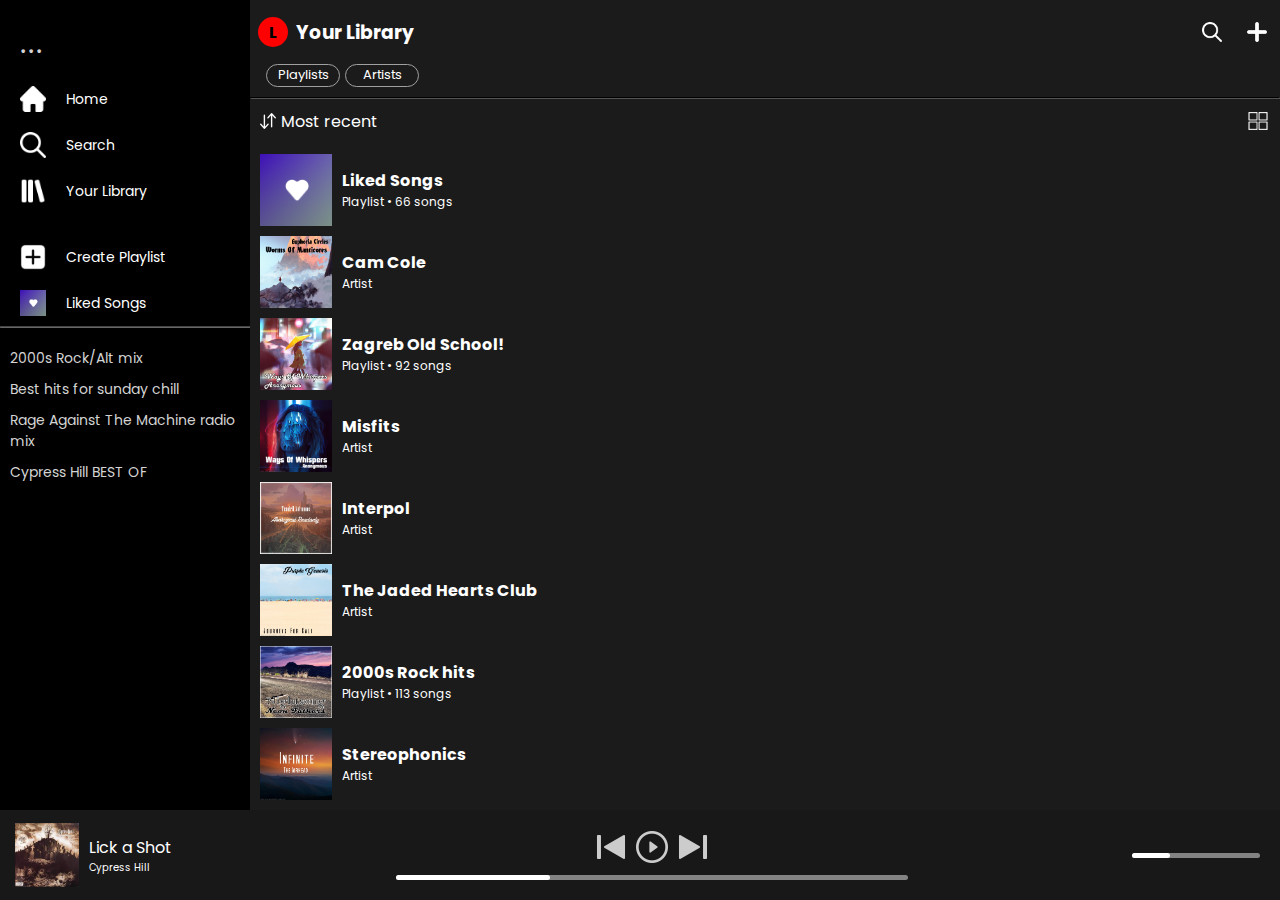
<file: library.html>
<!DOCTYPE html>
<html lang="en">
  <head>
    <meta charset="UTF-8" />
    <meta http-equiv="X-UA-Compatible" content="IE=edge" />
    <meta name="viewport" content="width=device-width, initial-scale=1.0" />
    <link rel="shortcut icon" href="img/icons/spotify.png" />
    <title>Spotify - Library</title>
    <link rel="stylesheet" href="style.css" />

    <link rel="preconnect" href="https://fonts.googleapis.com" />
    <link rel="preconnect" href="https://fonts.gstatic.com" crossorigin />
    <link
      href="https://fonts.googleapis.com/css2?family=Poppins:ital,wght@0,200;0,300;0,400;0,600;1,200;1,300&display=swap"
      rel="stylesheet"
    />
  </head>
  <body>
    <div class="libraryHeader">
      <div class="searchYourLibrary">
        <div id="yourLibraryHeadings">
          <span> <p>L</p></span>
          <div id="yourLibraryHeading"><h3>Your Library</h3></div>
        </div>
        <div id="yourLibraryIcons">
          <img src="/img/icons/search.png" alt="" />
          <img src="/img/icons/add.png" alt="" />
        </div>
      </div>
      <div class="searchCategories">
        <span><p>Playlists</p></span>
        <span><p>Artists</p></span>
      </div>

      <hr id="searchHr" />

      <div class="searchSortContainer">
        <div>
          <img src="img/icons/sort.png" alt="" />
          <p>Most recent</p>
        </div>
        <div>
          <img src="img/icons/grid.png" alt="" />
        </div>
      </div>
    </div>
    <main>
      <div
        class="searchContainer"
        style="padding: 10px 0 0 0; margin-bottom: 100px"
      >
        <div class="searchContainerItems">
          <div class="searchThumb">
            <img src="img/icons/liked_songs.png" alt="" />
          </div>

          <div class="searchDesc">
            <div class="searchDescTop"><h4>Liked Songs</h4></div>

            <div class="searchDescBot"><p>Playlist &bull; 66 songs</p></div>
          </div>
        </div>
        <div class="searchContainerItems">
          <div class="searchThumb">
            <img src="img/cover1.png" alt="" />
          </div>

          <div class="searchDesc">
            <div class="searchDescTop"><h4>Cam Cole</h4></div>

            <div class="searchDescBot"><p>Artist</p></div>
          </div>
        </div>
        <div class="searchContainerItems">
          <div class="searchThumb">
            <img src="img/cover2.png" alt="" />
          </div>

          <div class="searchDesc">
            <div class="searchDescTop"><h4>Zagreb Old School!</h4></div>

            <div class="searchDescBot"><p>Playlist &bull; 92 songs</p></div>
          </div>
        </div>
        <div class="searchContainerItems">
          <div class="searchThumb">
            <img src="img/cover3.png" alt="" />
          </div>

          <div class="searchDesc">
            <div class="searchDescTop"><h4>Misfits</h4></div>

            <div class="searchDescBot"><p>Artist</p></div>
          </div>
        </div>
        <div class="searchContainerItems">
          <div class="searchThumb">
            <img src="img/cover4.png" alt="" />
          </div>

          <div class="searchDesc">
            <div class="searchDescTop"><h4>Interpol</h4></div>

            <div class="searchDescBot"><p>Artist</p></div>
          </div>
        </div>
        <div class="searchContainerItems">
          <div class="searchThumb">
            <img src="img/cover5.png" alt="" />
          </div>

          <div class="searchDesc">
            <div class="searchDescTop"><h4>The Jaded Hearts Club</h4></div>

            <div class="searchDescBot"><p>Artist</p></div>
          </div>
        </div>
        <div class="searchContainerItems">
          <div class="searchThumb">
            <img src="img/cover6.png" alt="" />
          </div>

          <div class="searchDesc">
            <div class="searchDescTop"><h4>2000s Rock hits</h4></div>

            <div class="searchDescBot"><p>Playlist &bull; 113 songs</p></div>
          </div>
        </div>
        <div class="searchContainerItems">
          <div class="searchThumb">
            <img src="img/cover7.png" alt="" />
          </div>

          <div class="searchDesc">
            <div class="searchDescTop"><h4>Stereophonics</h4></div>

            <div class="searchDescBot"><p>Artist</p></div>
          </div>
        </div>
      </div>
    </main>

    <div class="bottomNav">
      <div class="threeDots hideOnMobile">...</div>
      <a href="index.html">
        <div id="bottomNavHome">
          <img src="img/icons/home.png" alt="Home" />
          Home
        </div></a
      >
      <a href="search.html"
        ><div id="bottomNavSearch">
          <img src="img/icons/search.png" alt="" />
          Search
        </div>
      </a>
      <a href="library.html"
        ><div id="bottomNavLib">
          <img src="img/icons/library.png" alt="" />
          <span class="hideOnMobile">Your&nbsp;</span> Library
        </div></a
      >
      <div class="hideOnMobile" style="margin-top: 20px; width: 100%">
        <a href="library.html"
          ><div id="bottomNavLib" style="justify-content: start">
            <img
              src="img/icons/create_playlist.png"
              alt=""
              style="filter: invert(100%)"
            />
            Create Playlist
          </div></a
        >
        <a href="library.html"
          ><div id="bottomNavLib" style="justify-content: start">
            <img src="img/icons/liked_songs.png" alt="" />
            Liked Songs
          </div></a
        >
        <hr id="hrNavDesktop" />

        <div class="bottomNavPlaylists">
          <p>2000s Rock/Alt mix</p>
          <p>Best hits for sunday chill</p>
          <p>Rage Against The Machine radio mix</p>
          <p>Cypress Hill BEST OF</p>
        </div>
      </div>
    </div>

    <div class="playingBar hideOnMobile">
      <div class="playingBarSong">
        <img src="img/chill.jpg" alt="" />
        <div id="playingBarSongInfo">
          <p>Lick a Shot</p>
          <p style="font-size: x-small">Cypress Hill</p>
        </div>
      </div>
      <div class="centerPlay">
        <div class="progressControls">
          <img src="img/icons/prev.png" alt="" id="prevButton" />
          <img
            src="img/icons/play.png"
            id="playButton"
            style="margin: 0 5px"
            alt=""
          />
          <img src="img/icons/next.png" id="nextButton" alt="" />
        </div>

        <div class="playingBarCenter">
          <div class="progress"></div>
        </div>
      </div>

      <div class="volume" id="volume">
        <div class="playingBarCenter">
          <div class="progress">
            <div class="volumeDot" id="volumeDot" style="display: none"></div>
          </div>
        </div>
      </div>
    </div>
    <!-- <script type="text/javascript" src="app.js"></script> -->
  </body>
</html>
</file>
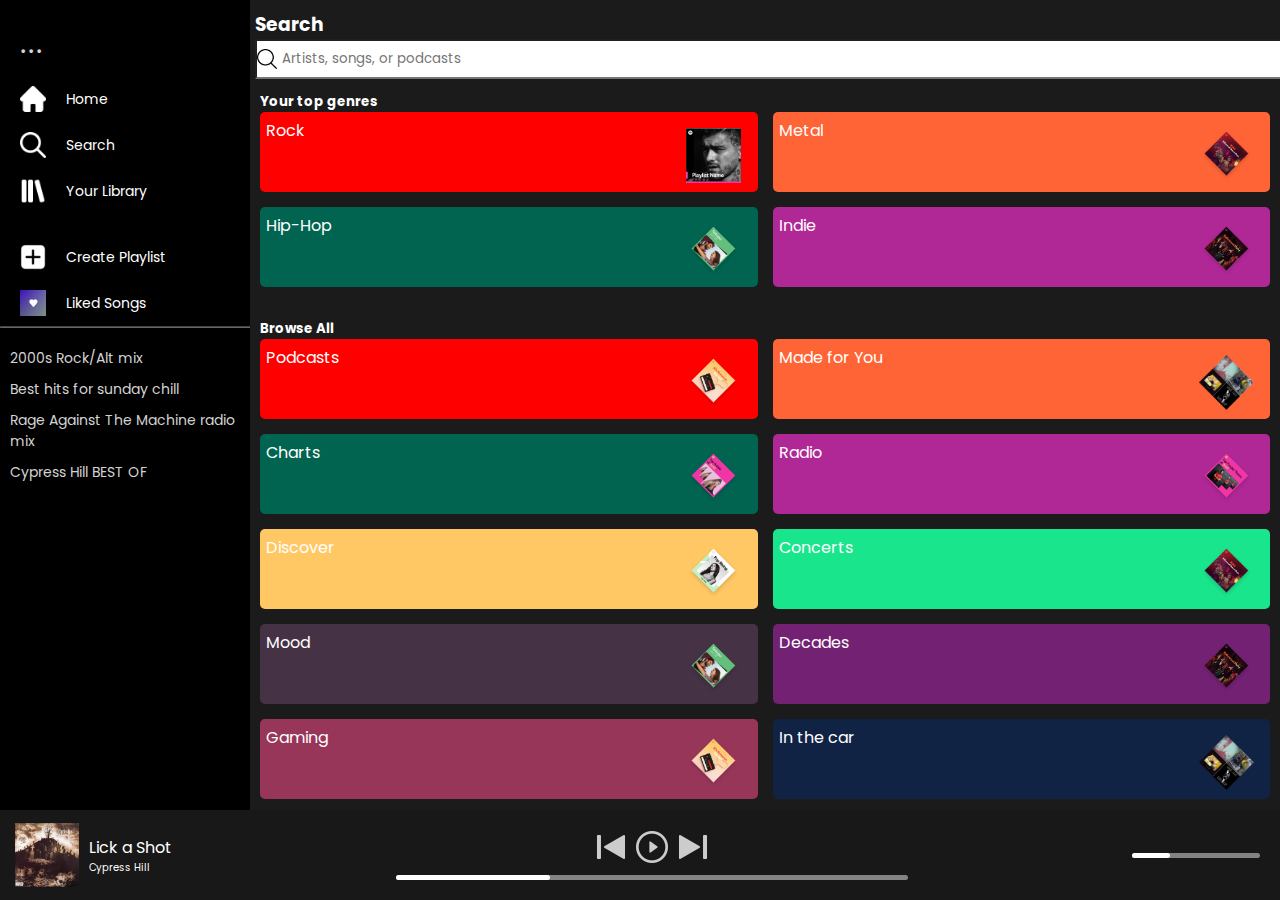
<file: search.html>
<!DOCTYPE html>
<html lang="en">
  <head>
    <meta charset="UTF-8" />
    <meta http-equiv="X-UA-Compatible" content="IE=edge" />
    <meta name="viewport" content="width=device-width, initial-scale=1.0" />
    <link rel="shortcut icon" href="img/icons/spotify.png" />
    <title>Spotify</title>
    <link rel="stylesheet" href="style.css" />

    <link rel="preconnect" href="https://fonts.googleapis.com" />
    <link rel="preconnect" href="https://fonts.gstatic.com" crossorigin />
    <link
      href="https://fonts.googleapis.com/css2?family=Poppins:ital,wght@0,200;0,300;0,400;0,600;1,200;1,300&display=swap"
      rel="stylesheet"
    />
  </head>
  <body>
    <header>
      <div class="searchContainer">
        <h3>Search</h3>
        <input
          type="search"
          name="search"
          id="searchBox"
          placeholder="Artists, songs, or podcasts"
        />
      </div>
    </header>

    <main>
      <div class="searchBlock">
        <div class="searchHeading">
          <h5>Your top genres</h5>
        </div>

        <div class="searchGenres">
          <div class="genresItem">
            <div class="genresItemName">Rock</div>
            <div class="genresItemImg">
              <img src="img/playlist1.png" />
            </div>
          </div>
          <div class="genresItem">
            <div class="genresItemName">Metal</div>
            <div class="genresItemImg">
              <img src="img/playlist2.png" />
            </div>
          </div>
          <div class="genresItem">
            <div class="genresItemName">Hip-Hop</div>
            <div class="genresItemImg">
              <img src="img/playlist3.png" />
            </div>
          </div>
          <div class="genresItem">
            <div class="genresItemName">Indie</div>
            <div class="genresItemImg">
              <img src="img/playlist4.png" />
            </div>
          </div>
        </div>
      </div>

      <div class="searchBlock">
        <div class="searchHeading">
          <h5>Browse All</h5>
        </div>

        <div class="searchGenres">
          <div class="genresItem">
            <div class="genresItemName">Podcasts</div>
            <div class="genresItemImg">
              <img src="img/playlist5.png" />
            </div>
          </div>
          <div class="genresItem">
            <div class="genresItemName">Made for You</div>
            <div class="genresItemImg">
              <img src="img/playlist6.png" />
            </div>
          </div>
          <div class="genresItem">
            <div class="genresItemName">Charts</div>
            <div class="genresItemImg">
              <img src="img/playlist7.png" />
            </div>
          </div>
          <div class="genresItem">
            <div class="genresItemName">Radio</div>
            <div class="genresItemImg">
              <img src="img/playlist8.png" />
            </div>
          </div>
          <div class="genresItem">
            <div class="genresItemName">Discover</div>
            <div class="genresItemImg">
              <img src="img/playlist9.png" />
            </div>
          </div>
          <div class="genresItem">
            <div class="genresItemName">Concerts</div>
            <div class="genresItemImg">
              <img src="img/playlist2.png" />
            </div>
          </div>
          <div class="genresItem">
            <div class="genresItemName">Mood</div>
            <div class="genresItemImg">
              <img src="img/playlist3.png" />
            </div>
          </div>
          <div class="genresItem">
            <div class="genresItemName">Decades</div>
            <div class="genresItemImg">
              <img src="img/playlist4.png" />
            </div>
          </div>
          <div class="genresItem">
            <div class="genresItemName">Gaming</div>
            <div class="genresItemImg">
              <img src="img/playlist5.png" />
            </div>
          </div>
          <div class="genresItem">
            <div class="genresItemName">In the car</div>
            <div class="genresItemImg">
              <img src="img/playlist6.png" />
            </div>
          </div>
        </div>
      </div>
    </main>

    <div class="bottomNav">
      <div class="threeDots hideOnMobile">...</div>
      <a href="index.html">
        <div id="bottomNavHome">
          <img src="img/icons/home.png" alt="Home" />
          Home
        </div></a
      >
      <a href="search.html"
        ><div id="bottomNavSearch">
          <img src="img/icons/search.png" alt="" />
          Search
        </div>
      </a>
      <a href="library.html"
        ><div id="bottomNavLib">
          <img src="img/icons/library.png" alt="" />
          <span class="hideOnMobile">Your&nbsp;</span> Library
        </div></a
      >
      <div class="hideOnMobile" style="margin-top: 20px; width: 100%">
        <a href="library.html"
          ><div id="bottomNavLib" style="justify-content: start">
            <img
              src="img/icons/create_playlist.png"
              alt=""
              style="filter: invert(100%)"
            />
            Create Playlist
          </div></a
        >
        <a href="library.html"
          ><div id="bottomNavLib" style="justify-content: start">
            <img src="img/icons/liked_songs.png" alt="" />
            Liked Songs
          </div></a
        >
        <hr id="hrNavDesktop" />

        <div class="bottomNavPlaylists">
          <p>2000s Rock/Alt mix</p>
          <p>Best hits for sunday chill</p>
          <p>Rage Against The Machine radio mix</p>
          <p>Cypress Hill BEST OF</p>
        </div>
      </div>
    </div>

    <div class="playingBar hideOnMobile">
      <div class="playingBarSong">
        <img src="img/chill.jpg" alt="" />
        <div id="playingBarSongInfo">
          <p>Lick a Shot</p>
          <p style="font-size: x-small">Cypress Hill</p>
        </div>
      </div>
      <div class="centerPlay">
        <div class="progressControls">
          <img src="img/icons/prev.png" alt="" id="prevButton" />
          <img
            src="img/icons/play.png"
            id="playButton"
            style="margin: 0 5px"
            alt=""
          />
          <img src="img/icons/next.png" id="nextButton" alt="" />
        </div>

        <div class="playingBarCenter">
          <div class="progress"></div>
        </div>
      </div>

      <div class="volume" id="volume">
        <div class="playingBarCenter">
          <div class="progress">
            <div class="volumeDot" id="volumeDot" style="display: none"></div>
          </div>
        </div>
      </div>
    </div>
    <!-- <script type="text/javascript" src="app.js"></script> -->
  </body>
</html>
</file>
<file: style.css>
* {
  margin: 0;
  color: #fff;
  font-family: "Poppins", sans-serif;
}

html {
  background: #1b1b1b;
  height: 100%;
}

html,
body {
  max-width: 100%;
  overflow-x: hidden;
}

header {
  width: 100%;
  height: 60px;
}

#headerContainer {
  width: 100%;
  height: 100%;
  display: grid;
  grid-template-columns: 2fr 1fr;
}

#headerHeading {
  width: 100%;
  color: #fff;
  display: flex;
  font-size: 14px;
  margin: 30px 0 0 20px;
}

#headerIcons {
  display: flex;
  width: 100%;
  flex-direction: row;
  align-items: center;
  justify-content: end;
  margin: 30px 0 0 10px;
}

#headerIcons img {
  color: #fff;
  max-width: 24px;
  margin-right: 15px;
}

/* MAIN */

main {
  padding: 0 10px 0 10px;
}

.mbody {
  margin-top: 50px;
}

.mainTop {
  width: 100%;
  display: grid;
  grid-template-columns: 1fr 1fr;
  margin-top: 10px;
  gap: 5px;
}

.mtiImg img {
  max-width: 64px;
  display: flex;
  align-items: center;
  border-radius: 5px 0 0 5px;
}

.mainTopItem {
  display: flex;
  flex-direction: row;
  justify-content: start;
  align-items: center;
  border-radius: 5px;
  background: #2a2a2a;
}

.mtiDesc {
  padding-left: 10px;
}

.mbodyItems {
  display: flex;
  -ms-overflow-style: none; /* for Internet Explorer, Edge */
  scrollbar-width: none; /* for Firefox */
  overflow-y: scroll;
  gap: 10px;
}

.mbodyItems::-webkit-scrollbar {
  display: none;
}

.mbodyMixImg img {
  max-width: 180px;
  max-height: 180px;
}

/* BOTTOM NAV */

.bottomNav {
  position: fixed;
  bottom: 0;
  left: 0;
  right: 0;
  height: 80px;
  background: rgb(0, 0, 0);
  background: linear-gradient(
    0deg,
    rgb(0, 0, 0) 0%,
    rgba(0, 0, 0, 0.7) 80%,
    rgba(0, 0, 0, 0) 100%
  );
  z-index: 1000;
  display: flex;
  justify-content: space-around;
  align-items: center;
  width: 100vw;
  color: lightgrey;
}

#bottomNavHome img {
  max-width: 24px;
}
#bottomNavSearch img {
  max-width: 24px;
}
#bottomNavLib img {
  max-width: 24px;
}

#bottomNavHome,
#bottomNavSearch,
#bottomNavLib {
  display: flex;
  flex-direction: column;
  justify-content: center;
  align-items: center;
}

.bottomNav a {
  text-decoration: none;
}

/* SEARCH PAGE */
.searchContainer {
  width: 100%;
  padding-top: 10px;
  padding-left: 5px;
  display: flex;
  flex-direction: column;
}

.searchContainer input {
  width: 95%;
  height: 40px;
  padding-left: 25px;
  background: url("img/icons/search_crni.png") no-repeat left;
  background-size: 20px;
  background-color: #fff;
}

.searchBlock {
  padding-top: 2em;
}

.searchGenres {
  display: grid;
  grid-template-columns: 1fr 1fr;
  gap: 15px;
}

.genresItem {
  width: 100%;
  height: 5em;
  background: red;
  border-radius: 5px;
  display: grid;
  grid-template-columns: 2fr 1fr;
}

.genresItem:nth-child(2) {
  background: #ff6436;
}

.genresItem:nth-child(3) {
  background: #016450;
}

.genresItem:nth-child(4) {
  background: #b02896;
}

.genresItem:nth-child(5) {
  background: #ffc864;
}
.genresItem:nth-child(6) {
  background: #19e58c;
}

.genresItem:nth-child(7) {
  background: #453245;
}
.genresItem:nth-child(8) {
  background: #732173;
}
.genresItem:nth-child(9) {
  background: #983659;
}
.genresItem:nth-child(10) {
  background: #112345;
}

.genresItemName {
  display: flex;
  justify-content: start;
  padding: 0.4em 0 0 0.4em;
}

.genresItemImg {
  display: flex;
  align-items: center;
  justify-content: end;
  /*-moz-transform: rotate(25deg);
  -webkit-transform: rotate(25deg);
  -o-transform: rotate(25deg);
  -ms-transform: rotate(25deg);
  transform: rotate(25deg);*/
}

.genresItemImg img {
  max-width: 55px;
  padding: 0.4em 1em 0 0;
}

.searchBlock:nth-child(2) {
  margin-bottom: 100px;
}

/* LIBRARY PAGE*/
.searchYourLibrary {
  width: 100%;
  height: 4rem;
  display: grid;
  grid-template-columns: 2fr 1fr;
}

#yourLibraryIcons img {
  max-width: 20px;
}

#yourLibraryHeadings {
  display: flex;
  justify-content: start;
  align-items: center;
}

#yourLibraryIcons {
  display: flex;
  justify-content: end;
  align-items: center;
  gap: 25px;
  margin-right: 0.8em;
}

#yourLibraryHeadings span {
  width: 30px;
  height: 30px;
  display: flex;
  align-items: center;
  justify-content: center;
  background: red;
  border-radius: 100%;
  margin: 0 0.5em 0 0.5em;
}

#yourLibraryHeadings span p {
  color: #000000;
  font-weight: bold;
}

.searchCategories {
  display: flex;
  flex-direction: row;
  gap: 5px;
  margin-left: 1em;
}

.searchCategories span {
  width: 4.5em;
  height: 1.3em;
  border: 1px solid #a0a0a0;
  border-radius: 50px;
  text-align: center;
}

.searchCategories span p {
  font-size: 13px;
}

#searchHr {
  margin-top: 10px;
  border-color: #000000;
}

.searchSortContainer {
  width: 100%;
  display: grid;
  grid-template-columns: 5fr 1fr;
}

.searchSortContainer img {
  max-width: 16px;
  max-height: 16px;
}
.searchSortContainer div {
  display: flex;
  flex-direction: row;
  padding: 10px 0 0 10px;
  gap: 5px;
  justify-content: start;
  align-items: center;
}

.searchSortContainer div:nth-child(2) {
  display: flex;
  flex-direction: row;
  justify-content: end;
  align-items: center;
  padding-right: 10px;
}

.searchSortContainer div:nth-child(2) img {
  max-width: 24px;
  max-height: 24px;
}

/* SEARCH MAIN*/

.searchContainer {
  width: 100%;
  display: flex;
  flex-direction: column;
}

.searchContainer img {
  max-width: 72px;
}

.searchContainerItems {
  display: flex;
  flex-direction: row;
  justify-content: start;
  align-items: center;
  margin-top: 10px;
}
.searchContainerItems p {
  font-size: 12px;
}

.searchDesc {
  display: flex;
  flex-direction: column;
  margin-left: 10px;
}

.searchThumb {
  max-height: 72px;
}

/* DESKTOP VIEW*/

@media screen and (min-width: 800px) {
  /*SIDENAV*/

  .bottomNav {
    height: 100%; /* Full-height: remove this if you want "auto" height */
    width: 250px; /* Set the width of the sidebar */
    position: fixed; /* Fixed Sidebar (stay in place on scroll) */
    z-index: 1; /* Stay on top */
    top: 0; /* Stay at the top */
    left: 0;
    background: #000000; /* Black */
    overflow-x: hidden; /* Disable horizontal scroll */
    display: flex;
    flex-direction: column;
    justify-content: start;
    align-items: flex-start;
    font-size: 14px;
  }

  #bottomNavHome,
  #bottomNavSearch,
  #bottomNavLib {
    flex-direction: row;
    margin: 20px 0 0 20px;
  }

  #bottomNavHome img,
  #bottomNavSearch img,
  #bottomNavLib img {
    margin-right: 20px;
    max-width: 26px;
  }

  header,
  main,
  .libraryHeader {
    margin-left: 250px;
  }

  .hideOnDesktop {
    display: none;
  }

  #hrNavDesktop {
    margin-top: 10px;
    width: 100%;

    border-color: rgb(255, 255, 255, 0.4);
  }

  .bottomNavPlaylists {
    margin: 20px 0 0 10px;
  }

  .bottomNavPlaylists p {
    margin-top: 10px;
    cursor: pointer;
    color: lightgrey;
  }

  .bottomNavPlaylists p:hover {
    color: #fff;
  }

  /*Home finese*/
  .mainTop {
    column-gap: 15px;
    row-gap: 10px;
  }

  .mainTopItem:hover {
    background: #444444;
    cursor: pointer;
  }

  .threeDots {
    font-size: 30px;
    letter-spacing: 2px;
    color: lightgrey;
    margin: 20px 0 0 20px;
  }

  .threeDots:hover {
    color: #fff;
    cursor: pointer;
  }

  /*PLAYING BAR*/
  .playingBar {
    height: 10%; /* Full-height: remove this if you want "auto" height */
    width: 100%; /* Set the width of the sidebar */
    position: fixed; /* Fixed Sidebar (stay in place on scroll) */
    z-index: 2; /* Stay on top */
    bottom: 0; /* Stay at the top */
    left: 0;
    background: #181818; /* Black */
    overflow-x: hidden; /* Disable horizontal scroll */
    overflow-y: hidden;
    /*display: flex;
    flex-direction: row;
    justify-content: start;
    align-items: center;
    font-size: 14px;*/
    display: flex;
    justify-content: space-between;
    align-items: center;
  }

  .playingBarSong {
    display: flex;
    justify-content: start;
    align-items: center;
    margin-left: 15px;
  }

  .playingBarSong img {
    max-width: 64px;
  }

  .playingBarSong img:hover {
    cursor: pointer;
  }

  #playingBarSongInfo {
    margin-left: 10px;
  }

  #playingBarSongInfo p:hover {
    cursor: pointer;
    text-decoration: underline;
  }

  /*CARDS ON DESKTOP*/
  .mbodyMix {
    background: #1b1b1b;
    border-radius: 10px;
    width: 25%;
  }

  .mbodyMix:hover {
    background: #262626;
    cursor: pointer;
  }

  .mbodyMixImg {
    display: flex;
    justify-content: center;
    align-items: center;
    margin: 10px;
  }

  .mbodyMixImg img {
    border-radius: 10px;
    width: 100%;
  }

  .mbodyMixDesc {
    text-align: center;
  }

  .mbodyItems {
    gap: 15px;
  }

  .mbodyHeader {
    padding-top: 50px;
  }

  .playingBarCenter {
    display: flex;

    align-items: center;
    width: 100%;
    height: 5px;
    background: #838383;
    border-radius: 10px;
  }

  .playingBarCenter:hover > .progress {
    background: #00bc61;
  }

  .progress {
    width: 30%;
    height: 5px;
    background: #ffffff;
    border-radius: 60px;
  }

  .progress:hover {
    background: #ffffff;
  }

  .volume {
    width: 10%;
    height: 20px;
    display: flex;
    align-items: center;
    justify-content: center;
    margin-right: 20px;
  }

  .progressControls img {
    max-width: 32px;
  }
  .centerPlay {
    width: 40%;
    display: flex;
    justify-content: center;
    flex-direction: column;
    align-items: center;
  }

  #prevButton:hover,
  #playButton:hover,
  #nextButton:hover {
    filter: invert(50%);
  }

  #prevButton,
  #playButton,
  #nextButton {
    filter: invert(80%);
  }

  .progressControls {
    margin-bottom: 5px;
  }

  .volumeDot {
    width: 5px;
    height: 5px;
    background: #023a1f;
    margin-left: 90%;
    border-radius: 50px;
  }
}

/*MOBILE VIEW*/
@media screen and (max-width: 800px) {
  .hideOnMobile {
    display: none;
  }
}

/* SPECIAL VIEW*/
@media screen and (max-width: 1000px) {
  .hideOnThousand {
    display: none;
  }
}
</file>
